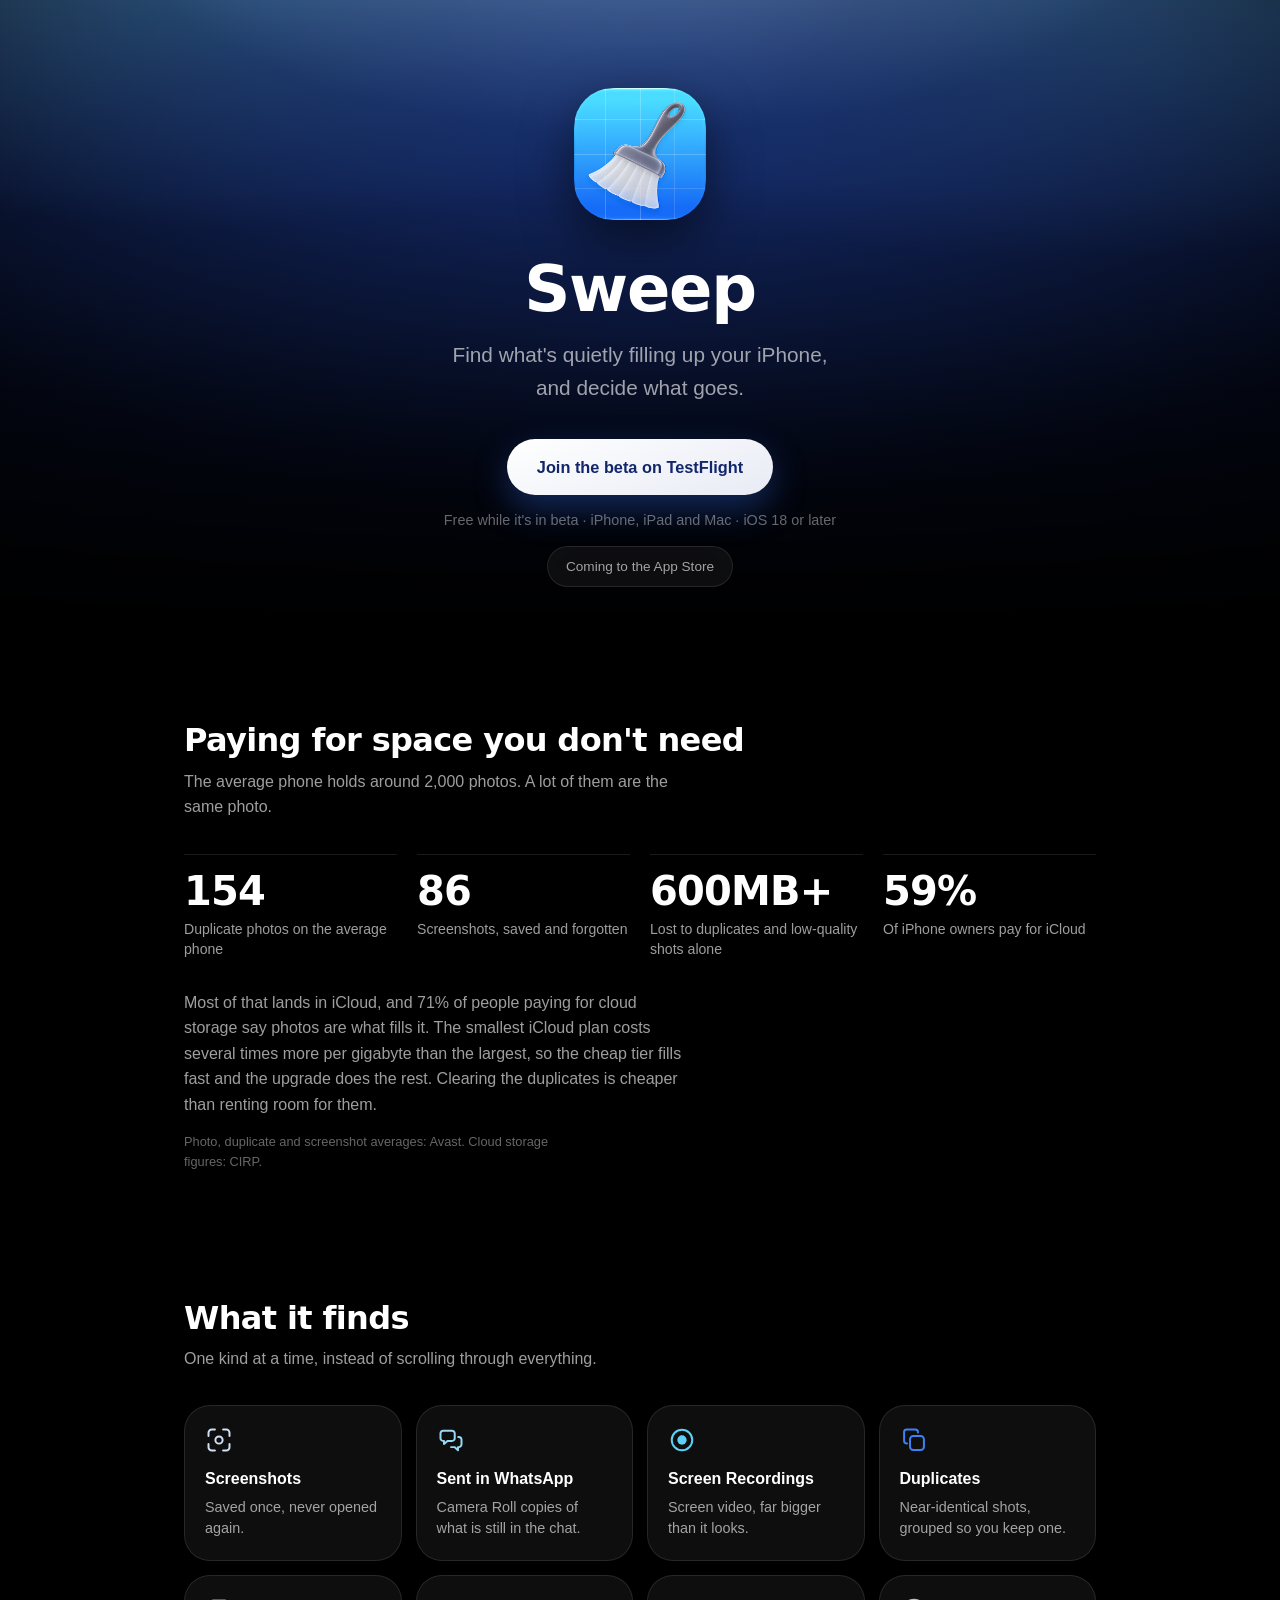
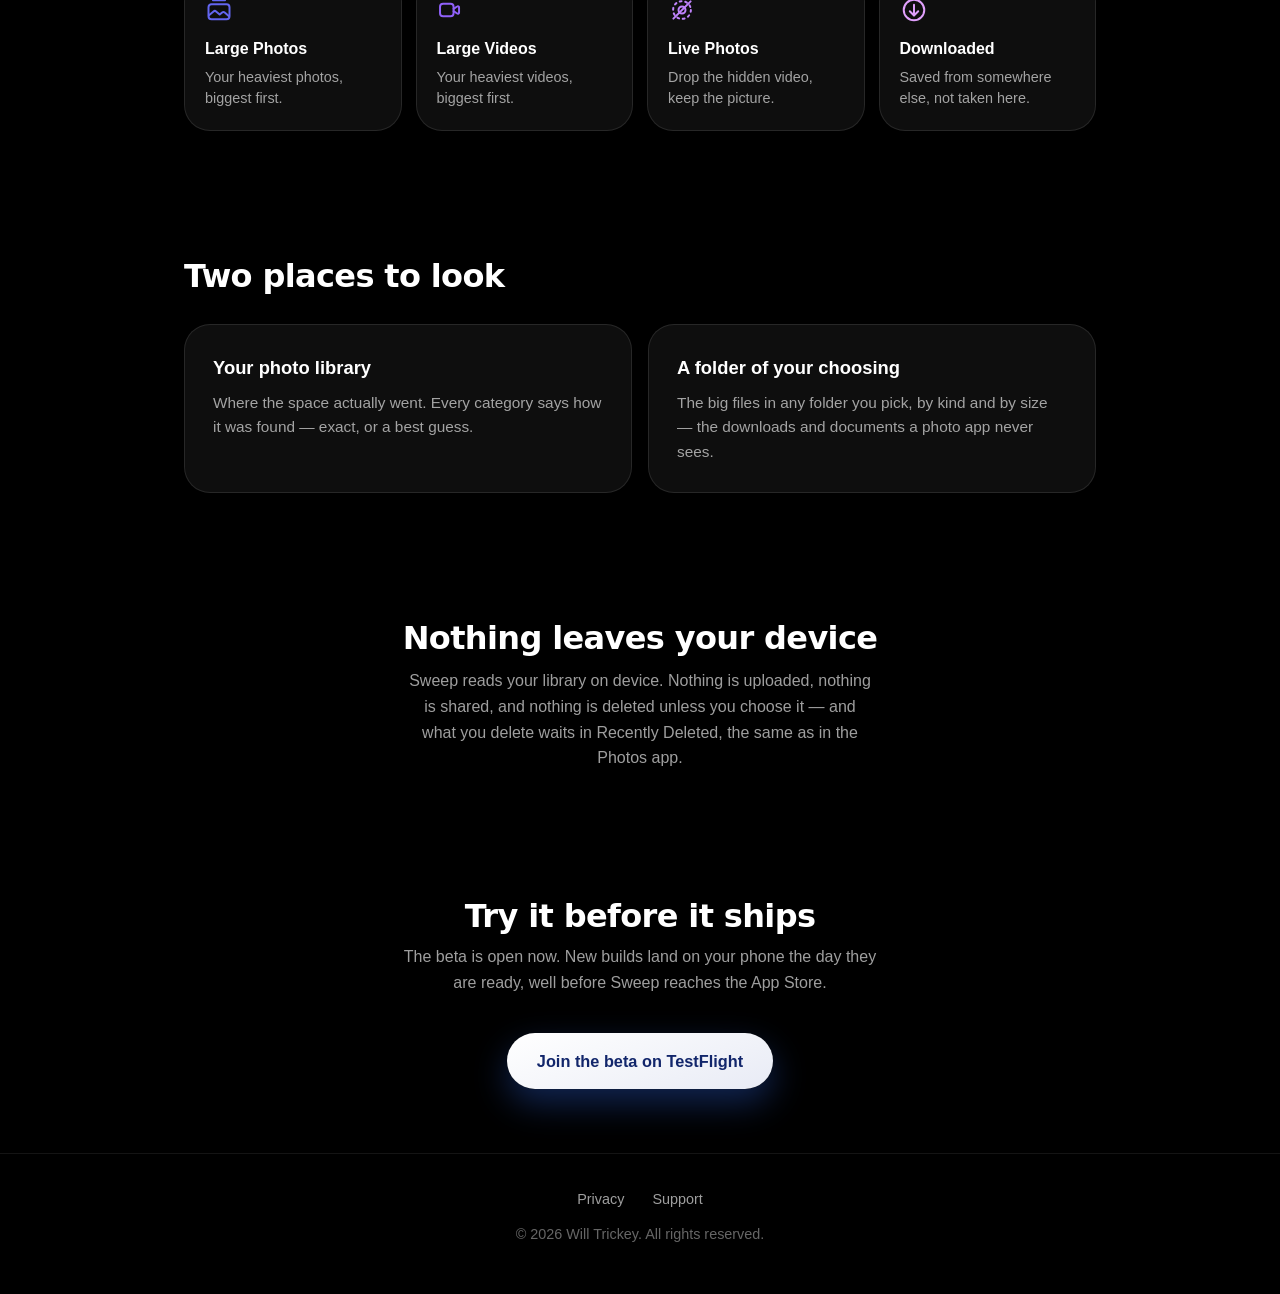
<file: index.html>
<!DOCTYPE html>
<html lang="en">
<head>
    <meta charset="UTF-8">
    <meta name="viewport" content="width=device-width, initial-scale=1.0">
    <title>Sweep — find what's filling up your iPhone</title>
    <meta name="description" content="Sweep finds the screenshots, duplicates, big videos and hidden Live Photo videos quietly filling up your iPhone. Now in beta on TestFlight. Everything happens on your device.">
    <meta name="theme-color" content="#000000">

    <meta property="og:title" content="Sweep — find what's filling up your iPhone">
    <meta property="og:description" content="Forgotten screenshots, near-duplicates, oversized video, and the video hidden inside every Live Photo. You choose what goes, and nothing leaves your device. Now in beta on TestFlight.">
    <meta property="og:type" content="website">
    <meta property="og:image" content="icon-512.png">
    <meta name="twitter:card" content="summary_large_image">

    <link rel="apple-touch-icon" href="icon-180.png">
    <link rel="icon" href="icon-180.png">
    <link rel="stylesheet" href="landing.css">
</head>
<body>

    <header class="hero">
        <!--
            One layer per band, because the drift is a transform: the compositor
            slides a finished layer instead of repainting a 760px-tall stack of
            gradients every frame. Animating the gradients' own coordinates
            (via @property) reads identically and repaints the lot each frame.
        -->
        <div class="aurora" aria-hidden="true">
            <div class="veil crown"></div>
            <div class="band-y sky-l"><div class="veil"></div></div>
            <div class="band-y sky-r"><div class="veil"></div></div>
            <div class="band-x core-x"><div class="band-y core-y"><div class="veil core"></div></div></div>
            <div class="band-x deep-x"><div class="band-y deep-y"><div class="veil deep"></div></div></div>
        </div>
        <div class="wrap">
            <img class="app-icon" src="icon-512.png" width="132" height="132"
                 alt="The Sweep app icon">

            <h1 class="display">Sweep</h1>

            <p class="lede">
                Find what's quietly filling up your iPhone, and decide what goes.
            </p>

            <div class="cta">
                <!--
                    The beta is the only place Sweep can actually be got right
                    now, so it takes the button and the App Store line steps
                    down to a status pill — it is not a link, because there is
                    nothing yet to point it at.

                    SWAP POINT — when the app is live on the App Store, Apple's
                    official "Download on the App Store" badge (from their
                    marketing guidelines, never redrawn) replaces the pill and
                    takes the primary slot; this button steps down to secondary
                    while the beta is still open, and goes when it closes.
                -->
                <a class="btn-primary" href="https://testflight.apple.com/join/EQJn4SMM">
                    Join the beta on TestFlight
                </a>
                <p class="cta-note">
                    <span>Free while it's in beta</span> ·
                    <span>iPhone, iPad and Mac</span> ·
                    <span>iOS 18 or later</span>
                </p>
                <div class="badge-soon">Coming to the App Store</div>
            </div>
        </div>
    </header>

    <main>
        <!--
            A KPI row, not a chart: a handful of headline numbers is the one
            case where the number is the form. Nothing is colour-coded — these
            are four independent figures, not series to tell apart, so the
            values wear ink and the only ornament is the rule above each.
        -->
        <section class="band">
            <div class="wrap">
                <h2 class="display">Paying for space you don't need</h2>
                <p class="intro">
                    The average phone holds around 2,000 photos. A lot of them
                    are the same photo.
                </p>

                <div class="stats">
                    <div class="stat">
                        <p class="stat__value display">154</p>
                        <p class="stat__label">Duplicate photos on the average phone</p>
                    </div>
                    <div class="stat">
                        <p class="stat__value display">86</p>
                        <p class="stat__label">Screenshots, saved and forgotten</p>
                    </div>
                    <div class="stat">
                        <p class="stat__value display">600MB+</p>
                        <p class="stat__label">Lost to duplicates and low-quality shots alone</p>
                    </div>
                    <div class="stat">
                        <p class="stat__value display">59%</p>
                        <p class="stat__label">Of iPhone owners pay for iCloud</p>
                    </div>
                </div>

                <p class="stats-note">
                    Most of that lands in iCloud, and 71% of people paying for
                    cloud storage say photos are what fills it. The smallest
                    iCloud plan costs several times more per gigabyte than the
                    largest, so the cheap tier fills fast and the upgrade does
                    the rest. Clearing the duplicates is cheaper than renting
                    room for them.
                </p>

                <p class="sources">
                    Photo, duplicate and screenshot averages: Avast.
                    Cloud storage figures: CIRP.
                </p>
            </div>
        </section>

        <section class="band">
            <div class="wrap">
                <h2 class="display">What it finds</h2>
                <p class="intro">
                    One kind at a time, instead of scrolling through everything.
                </p>

                <div class="finds">
                    <div class="find" style="color: var(--screenshots)">
                        <svg class="icon" viewBox="0 0 24 24" width="28" height="28" fill="none" stroke="currentColor" stroke-width="1.7" stroke-linecap="round" stroke-linejoin="round" aria-hidden="true"><path d="M3 8.5V5.8A2.8 2.8 0 0 1 5.8 3H8.5"/><path d="M15.5 3h2.7A2.8 2.8 0 0 1 21 5.8V8.5"/><path d="M21 15.5v2.7a2.8 2.8 0 0 1-2.8 2.8H15.5"/><path d="M8.5 21H5.8A2.8 2.8 0 0 1 3 18.2V15.5"/><circle cx="12" cy="12" r="3.1"/></svg>
                        <h3>Screenshots</h3>
                        <p>Saved once, never opened again.</p>
                    </div>

                    <div class="find" style="color: var(--whatsapp)">
                        <svg class="icon" viewBox="0 0 24 24" width="28" height="28" fill="none" stroke="currentColor" stroke-width="1.7" stroke-linecap="round" stroke-linejoin="round" aria-hidden="true"><path d="M12.8 4H5.4A2.4 2.4 0 0 0 3 6.4v4a2.4 2.4 0 0 0 2.4 2.4H6v2.7l3-2.7h3.8a2.4 2.4 0 0 0 2.4-2.4v-4A2.4 2.4 0 0 0 12.8 4Z"/><path d="M18.2 9.4h.4A2.4 2.4 0 0 1 21 11.8v3.9a2.4 2.4 0 0 1-2.4 2.4H18v2.6l-3-2.6h-3"/></svg>
                        <h3>Sent in WhatsApp</h3>
                        <p>Camera Roll copies of what is still in the chat.</p>
                    </div>

                    <div class="find" style="color: var(--recordings)">
                        <svg class="icon" viewBox="0 0 24 24" width="28" height="28" fill="none" stroke="currentColor" stroke-width="1.7" stroke-linecap="round" stroke-linejoin="round" aria-hidden="true"><circle cx="12" cy="12" r="8.8"/><circle cx="12" cy="12" r="4" fill="currentColor" stroke="none"/></svg>
                        <h3>Screen Recordings</h3>
                        <p>Screen video, far bigger than it looks.</p>
                    </div>

                    <div class="find" style="color: var(--duplicates)">
                        <svg class="icon" viewBox="0 0 24 24" width="28" height="28" fill="none" stroke="currentColor" stroke-width="1.7" stroke-linecap="round" stroke-linejoin="round" aria-hidden="true"><rect x="8.6" y="8.6" width="11.9" height="11.9" rx="2.8"/><path d="M15.4 5.6V5.2a2.2 2.2 0 0 0-2.2-2.2H5.7a2.2 2.2 0 0 0-2.2 2.2v7.5a2.2 2.2 0 0 0 2.2 2.2h.4"/></svg>
                        <h3>Duplicates</h3>
                        <p>Near-identical shots, grouped so you keep one.</p>
                    </div>

                    <div class="find" style="color: var(--large-photos)">
                        <svg class="icon" viewBox="0 0 24 24" width="28" height="28" fill="none" stroke="currentColor" stroke-width="1.7" stroke-linecap="round" stroke-linejoin="round" aria-hidden="true"><rect x="3" y="7" width="18" height="13" rx="2.6"/><path d="M3.4 16.6l3.9-3.4a1.7 1.7 0 0 1 2.2 0l3.1 2.7 2.1-1.8a1.7 1.7 0 0 1 2.2 0l3.7 3.2"/><path d="M6.8 3.6h10.4"/></svg>
                        <h3>Large Photos</h3>
                        <p>Your heaviest photos, biggest first.</p>
                    </div>

                    <div class="find" style="color: var(--large-videos)">
                        <svg class="icon" viewBox="0 0 24 24" width="28" height="28" fill="none" stroke="currentColor" stroke-width="1.7" stroke-linecap="round" stroke-linejoin="round" aria-hidden="true"><rect x="2.6" y="6.6" width="11.6" height="10.8" rx="2.6"/><path d="M14.2 11l3.1-2a1 1 0 0 1 1.6.83v4.34a1 1 0 0 1-1.6.83l-3.1-2"/></svg>
                        <h3>Large Videos</h3>
                        <p>Your heaviest videos, biggest first.</p>
                    </div>

                    <div class="find" style="color: var(--live-photos)">
                        <svg class="icon" viewBox="0 0 24 24" width="28" height="28" fill="none" stroke="currentColor" stroke-width="1.7" stroke-linecap="round" stroke-linejoin="round" aria-hidden="true"><circle cx="12" cy="12" r="3"/><circle cx="12" cy="12" r="7.6" stroke-dasharray="1.6 3.2"/><path d="M4.6 19.4L19.4 4.6"/></svg>
                        <h3>Live Photos</h3>
                        <p>Drop the hidden video, keep the picture.</p>
                    </div>

                    <div class="find" style="color: var(--downloaded)">
                        <svg class="icon" viewBox="0 0 24 24" width="28" height="28" fill="none" stroke="currentColor" stroke-width="1.7" stroke-linecap="round" stroke-linejoin="round" aria-hidden="true"><circle cx="12" cy="12" r="8.8"/><path d="M12 7.4v9.2"/><path d="M8.4 13.1L12 16.7l3.6-3.6"/></svg>
                        <h3>Downloaded</h3>
                        <p>Saved from somewhere else, not taken here.</p>
                    </div>
                </div>
            </div>
        </section>

        <section class="band">
            <div class="wrap">
                <h2 class="display">Two places to look</h2>

                <div class="pair">
                    <div class="card">
                        <h3>Your photo library</h3>
                        <p>
                            Where the space actually went. Every category
                            says how it was found — exact, or a best guess.
                        </p>
                    </div>

                    <div class="card">
                        <h3>A folder of your choosing</h3>
                        <p>
                            The big files in any folder you pick, by kind and by
                            size — the downloads and documents a photo app never
                            sees.
                        </p>
                    </div>
                </div>
            </div>
        </section>

        <section class="band">
            <div class="wrap">
                <div class="promise">
                    <h2 class="display">Nothing leaves your device</h2>
                    <p>
                        Sweep reads your library on device. Nothing is uploaded,
                        nothing is shared, and nothing is deleted unless you
                        choose it — and what you delete waits in Recently
                        Deleted, the same as in the Photos app.
                    </p>
                </div>
            </div>
        </section>
        <section class="band closing">
            <div class="wrap">
                <h2 class="display">Try it before it ships</h2>
                <p class="intro">
                    The beta is open now. New builds land on your phone the day
                    they are ready, well before Sweep reaches the App Store.
                </p>
                <a class="btn-primary" href="https://testflight.apple.com/join/EQJn4SMM">
                    Join the beta on TestFlight
                </a>
            </div>
        </section>
    </main>

    <footer>
        <div class="wrap">
            <nav>
                <a href="privacy.html">Privacy</a>
                <a href="support.html">Support</a>
            </nav>
            <p>&copy; <span id="year">2026</span> Will Trickey. All rights reserved.</p>
        </div>
    </footer>

    <script>
        document.getElementById('year').textContent = new Date().getFullYear();
    </script>
</body>
</html>
</file>
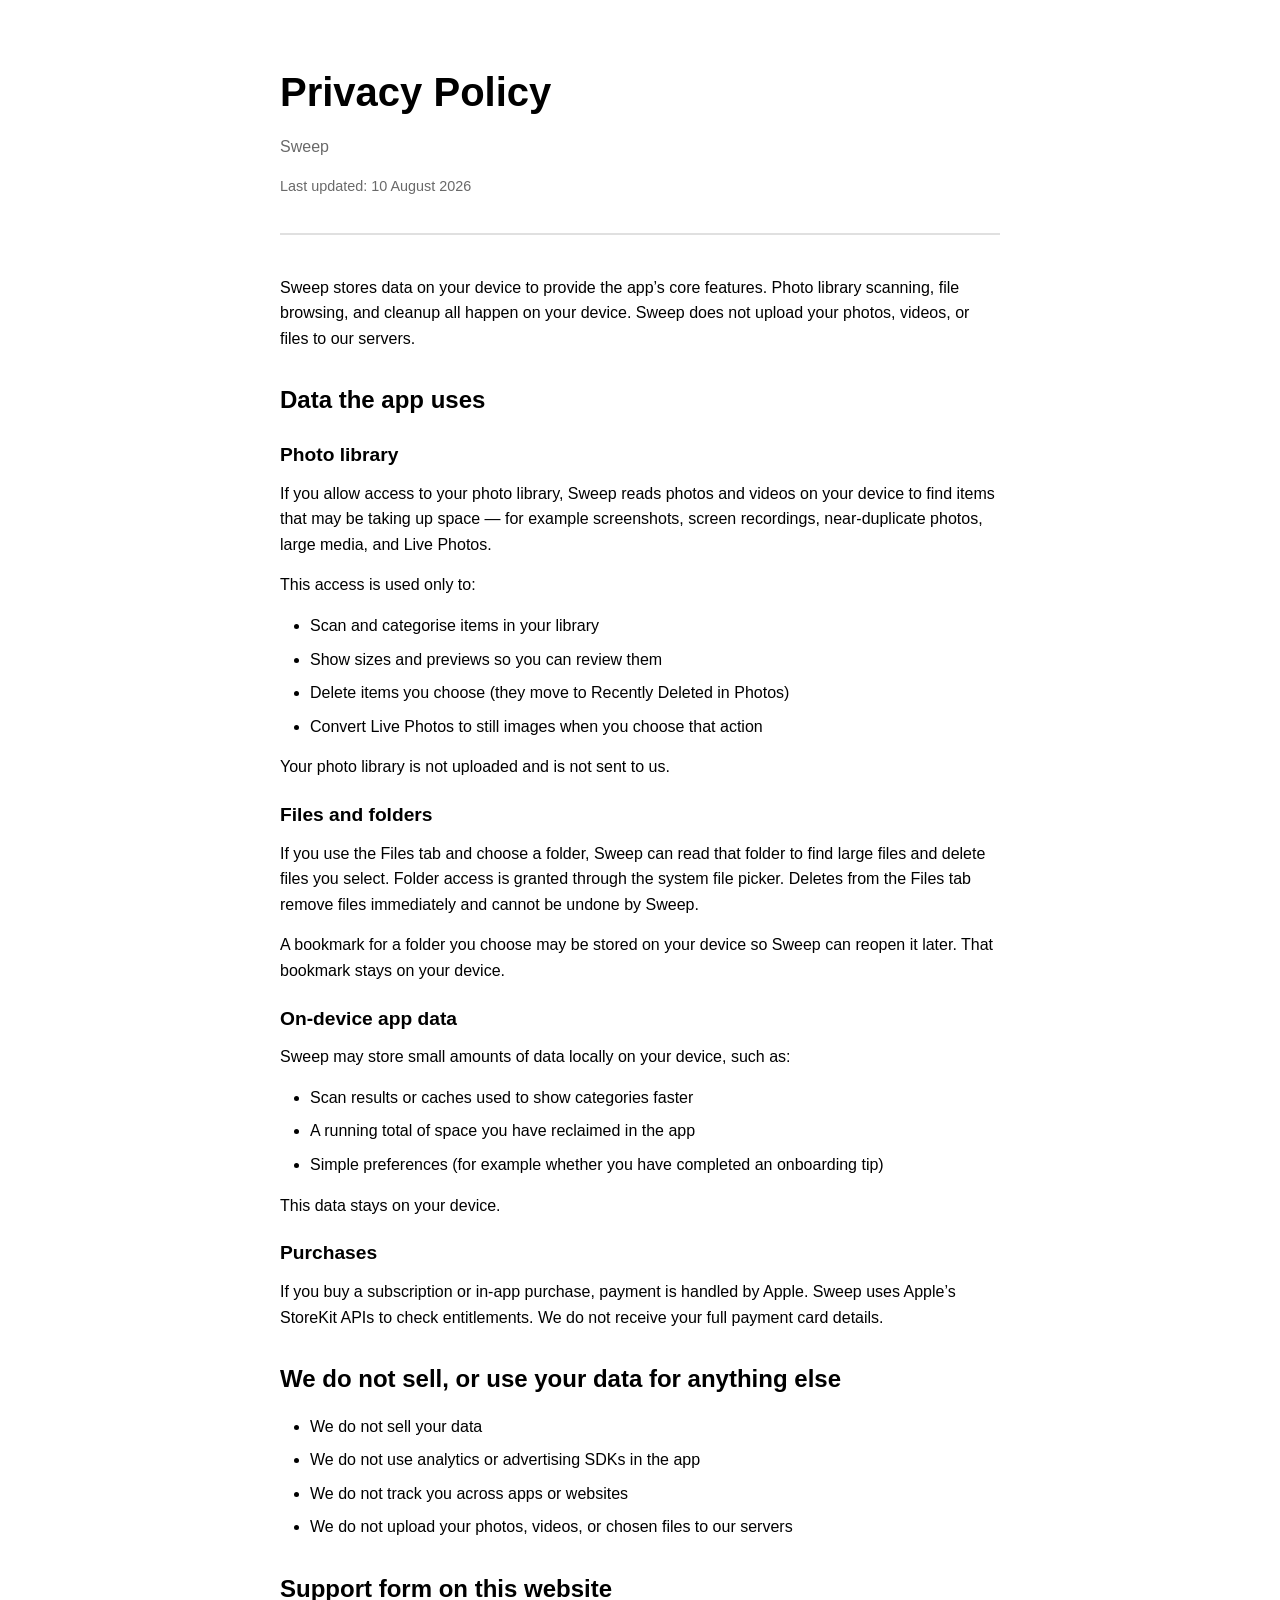
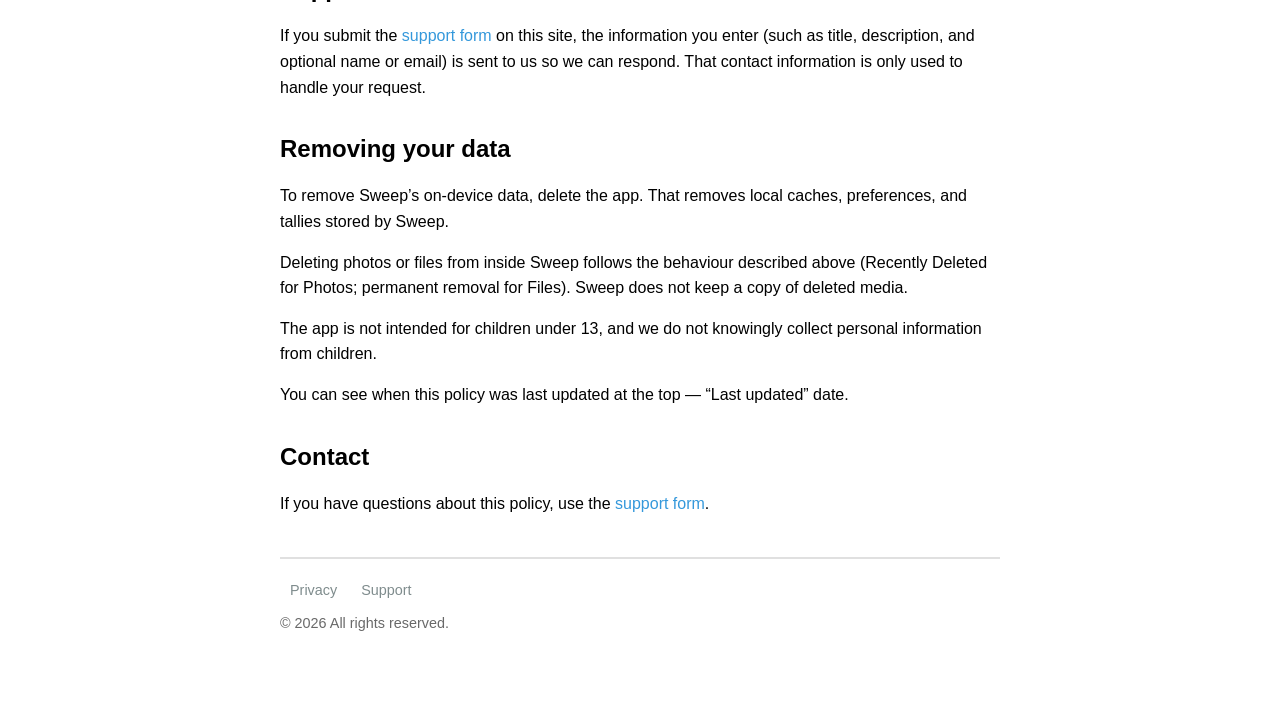
<file: privacy.html>
<!DOCTYPE html>
<html lang="en">
<head>
    <meta charset="UTF-8">
    <meta name="viewport" content="width=device-width, initial-scale=1.0">
    <title>Sweep — Privacy Policy</title>
    <link rel="stylesheet" href="styles.css">
</head>
<body>
    <div class="container">
        <header>
            <h1>Privacy Policy</h1>
            <p class="subtitle">Sweep</p>
            <p class="last-updated">Last updated: 10 August 2026</p>
        </header>

        <main>
            <section>
                <p>Sweep stores data on your device to provide the app’s core features. Photo library scanning, file browsing, and cleanup all happen on your device. Sweep does not upload your photos, videos, or files to our servers.</p>
            </section>

            <section>
                <h2>Data the app uses</h2>

                <h3>Photo library</h3>
                <p>If you allow access to your photo library, Sweep reads photos and videos on your device to find items that may be taking up space — for example screenshots, screen recordings, near-duplicate photos, large media, and Live Photos.</p>
                <p>This access is used only to:</p>
                <ul>
                    <li>Scan and categorise items in your library</li>
                    <li>Show sizes and previews so you can review them</li>
                    <li>Delete items you choose (they move to Recently Deleted in Photos)</li>
                    <li>Convert Live Photos to still images when you choose that action</li>
                </ul>
                <p>Your photo library is not uploaded and is not sent to us.</p>

                <h3>Files and folders</h3>
                <p>If you use the Files tab and choose a folder, Sweep can read that folder to find large files and delete files you select. Folder access is granted through the system file picker. Deletes from the Files tab remove files immediately and cannot be undone by Sweep.</p>
                <p>A bookmark for a folder you choose may be stored on your device so Sweep can reopen it later. That bookmark stays on your device.</p>

                <h3>On-device app data</h3>
                <p>Sweep may store small amounts of data locally on your device, such as:</p>
                <ul>
                    <li>Scan results or caches used to show categories faster</li>
                    <li>A running total of space you have reclaimed in the app</li>
                    <li>Simple preferences (for example whether you have completed an onboarding tip)</li>
                </ul>
                <p>This data stays on your device.</p>

                <h3>Purchases</h3>
                <p>If you buy a subscription or in-app purchase, payment is handled by Apple. Sweep uses Apple’s StoreKit APIs to check entitlements. We do not receive your full payment card details.</p>
            </section>

            <section>
                <h2>We do not sell, or use your data for anything else</h2>
                <ul>
                    <li>We do not sell your data</li>
                    <li>We do not use analytics or advertising SDKs in the app</li>
                    <li>We do not track you across apps or websites</li>
                    <li>We do not upload your photos, videos, or chosen files to our servers</li>
                </ul>
            </section>

            <section>
                <h2>Support form on this website</h2>
                <p>If you submit the <a href="support.html">support form</a> on this site, the information you enter (such as title, description, and optional name or email) is sent to us so we can respond. That contact information is only used to handle your request.</p>
            </section>

            <section>
                <h2>Removing your data</h2>
                <p>To remove Sweep’s on-device data, delete the app. That removes local caches, preferences, and tallies stored by Sweep.</p>
                <p>Deleting photos or files from inside Sweep follows the behaviour described above (Recently Deleted for Photos; permanent removal for Files). Sweep does not keep a copy of deleted media.</p>
                <p>The app is not intended for children under 13, and we do not knowingly collect personal information from children.</p>
                <p>You can see when this policy was last updated at the top — “Last updated” date.</p>
            </section>

            <section>
                <h2>Contact</h2>
                <p>If you have questions about this policy, use the <a href="support.html">support form</a>.</p>
            </section>
        </main>

        <footer>
            <p class="footer-nav">
                <a href="privacy.html">Privacy</a>
                <a href="support.html">Support</a>
            </p>
            <p>&copy; <span id="year"></span> All rights reserved.</p>
        </footer>
    </div>

    <script>
        document.getElementById('year').textContent = new Date().getFullYear();
    </script>
</body>
</html>
</file>
<file: landing.css>
/*
    Sweep — landing page.
    Kept apart from styles.css, which dresses the privacy and support pages.
    Those are utility documents and read as such; this is the front door.

    Everything here comes from the app's own style guide (STYLE_GUIDE.md in
    the app repository): the iridescent palette is the app icon's gradient,
    the card radius is the app's 26pt, and the hero's fade uses the same mask
    stops as IridescentBackdrop — solid, 0.9 at 40%, gone by the bottom.
*/

:root {
    /* The iridescent palette, as the app defines it. */
    --sky: 120, 217, 255;
    --silver: 232, 235, 245;
    --blue: 51, 107, 240;
    --deep: 18, 38, 107;

    /* Category tints, dark-appearance values — the app is dark only. */
    --screenshots: #CFE0F5;
    --whatsapp: #96D9F5;
    --recordings: #5CD1F5;
    --duplicates: #3B82F6;
    --large-photos: #6366F1;
    --large-videos: #9061F9;
    --live-photos: #C084FC;
    --downloaded: #E0A0FC;

    --ink: #FFFFFF;
    --ink-dim: rgba(255, 255, 255, 0.62);
    --ink-faint: rgba(255, 255, 255, 0.40);
    --card: rgba(255, 255, 255, 0.055);
    --card-edge: rgba(255, 255, 255, 0.10);
    --radius: 26px;
}

* { margin: 0; padding: 0; box-sizing: border-box; }

body {
    /* The app ships dark only, so the page does too — no light variant. */
    background: #000;
    color: var(--ink);
    font-family: -apple-system, BlinkMacSystemFont, 'Segoe UI', Roboto,
                 'Helvetica Neue', Arial, sans-serif;
    line-height: 1.6;
    -webkit-font-smoothing: antialiased;
    overflow-x: hidden;
}

/* Figures and headlines are rounded in the app; ui-rounded is the same face
   on Apple platforms and degrades to the system font everywhere else. */
.display {
    font-family: ui-rounded, 'SF Pro Rounded', system-ui, -apple-system, sans-serif;
    font-weight: 700;
    letter-spacing: -0.02em;
    line-height: 1.1;
}

.wrap { max-width: 960px; margin: 0 auto; padding: 0 24px; }

/* ---- Hero -------------------------------------------------------------- */

.hero { position: relative; padding: 88px 0 72px; text-align: center; }

/*
    The mesh gradient, approximated in layers: silver at the crown, sky either
    side of it, the icon's blue through the middle, and deep navy before the
    page's black. A real MeshGradient bends the bands; stacked radials get
    close enough at this size, and cost nothing to render.

    The drift below is IridescentSurface's, translated. In the app both interior
    rows of the mesh move in y across the full width and the centre column also
    moves in x — the note there is that holding the row ends fixed and moving
    only the centre "nails the bands in place and reads as no movement at all",
    so every band here moves bodily rather than bulging from the middle.
*/
.aurora {
    position: absolute;
    inset: -120px 0 auto 0;
    height: 760px;
    pointer-events: none;
    /* The app's own mask stops, so the colour ends as the page rather than on
       an edge. Masking the parent takes the drifting layers with it. */
    -webkit-mask-image: linear-gradient(to bottom, #000 0%, rgba(0,0,0,0.9) 40%, transparent 100%);
            mask-image: linear-gradient(to bottom, #000 0%, rgba(0,0,0,0.9) 40%, transparent 100%);
    /* Both needed now that the layers inside move. A mask repeats by default,
       so a layer drifting past the bottom edge would meet the opaque top of the
       next tile and reappear below the fade instead of ending in it. And the
       clip keeps the 20% overhang doing its job — covering the frame — without
       painting outside it. */
    -webkit-mask-repeat: no-repeat;
            mask-repeat: no-repeat;
    overflow: hidden;
}

.aurora div { position: absolute; inset: 0; }

/*
    The x-drifting bands are 140% wide, overhanging 20% each side. Translating a
    whole layer sideways is not what the mesh does — there the outer columns
    hold their x precisely so the fill always covers its frame — and a layer at
    the container's own width slid 14% leaves a dark strip down that edge. The
    overhang is what pins the frame instead: 20% of slack against 14% of travel.

    Their horizontal radii are divided by that 1.4 so the blobs keep the
    absolute width they had before the box grew — 92% of the hero is 66% of a
    box half again as wide, and 120% is 86%. The vertical radii are untouched,
    the box being no taller.

    Qualified with .aurora because the reset above is a class plus a type and
    outspecifies a bare class: as `.band-x` alone the overhang silently lost to
    `inset: 0`, and the strip down the edge came back.
*/
.aurora .band-x { inset: 0 -20%; }

/* The crown alone does not drift. Its silver is the mesh's top row, whose
   corners are pinned in the app so the fill always covers its frame — and it
   sits directly behind the app icon, where a travelling highlight would pull
   the eye off the one thing the hero is for. */
.crown  { background: radial-gradient(58% 42% at 50% 4%,  rgba(var(--silver), 0.55), transparent 70%); }
.sky-l  .veil { background: radial-gradient(70% 50% at 18% 10%, rgba(var(--sky), 0.42), transparent 72%); }
.sky-r  .veil { background: radial-gradient(70% 50% at 84% 14%, rgba(var(--sky), 0.32), transparent 72%); }
.core   { background: radial-gradient(66% 62% at 50% 34%, rgba(var(--blue), 0.50), transparent 76%); }
.deep   { background: radial-gradient(86% 80% at 50% 58%, rgba(var(--deep), 0.62), transparent 82%); }

/*
    Amplitudes are the app's, as fractions of the surface: ±0.09 in y, ±0.14 in
    x for the centre column. Percentages in a translate resolve against the
    layer's own box, so they stay proportional at any width, exactly as the
    mesh's normalised points do.

    A layer needing both axes nests, because one element has one transform: the
    outer box carries x, the inner y, each on its own clock.
*/
@keyframes drift-y {
    0%, 100% { transform: translateY(calc(var(--amp) * -1)); }
    50%      { transform: translateY(var(--amp)); }
}

@keyframes drift-x {
    0%, 100% { transform: translateX(calc(var(--amp) * -1)); }
    50%      { transform: translateX(var(--amp)); }
}

/*
    Periods are 2π/ω for the app's own frequencies — 0.41, 0.47, 0.53, 0.29,
    0.61 and 0.34 rad/s — which is what keeps them mutually prime enough that
    the surface never settles into a visible loop. The negative delays are the
    app's phase offsets: they start each band part-way through rather than
    lining every one up at the same extreme on load.

    ease-in-out is a triangle wave with softened corners, not a true sine, but
    at a 15-second period nothing in the difference is visible.
*/
.band-y, .band-x { animation-timing-function: cubic-bezier(0.45, 0, 0.55, 1); }
.band-y { --amp: 9%;  animation-name: drift-y; animation-iteration-count: infinite; }
/* 10% of a box 1.4× the hero's width is the app's 14% of the surface. */
.band-x { --amp: 10%; animation-name: drift-x; animation-iteration-count: infinite; }

.sky-l  { animation-duration: 15.3s; animation-delay:  -1.0s; }
.sky-r  { animation-duration: 13.4s; animation-delay:  -5.2s; }
.core-x { animation-duration: 21.7s; animation-delay:  -7.1s; }
.core-y { animation-duration: 11.9s; animation-delay:  -3.9s; }
.deep-x { animation-duration: 18.5s; animation-delay:  -2.2s; }
.deep-y { animation-duration: 10.3s; animation-delay:  -6.4s; }

/* Only the content is lifted above the gradient. Written as `.hero > *`
   this matched .aurora too — same specificity, later in the file — which
   dropped the absolutely-positioned gradient back into normal flow, where
   its 760px pushed the whole hero down the page. */
.hero > .wrap { position: relative; z-index: 1; }

.app-icon {
    width: 132px; height: 132px;
    border-radius: 29.5%;           /* the squircle, near enough at this size */
    box-shadow: 0 18px 50px rgba(0, 0, 0, 0.55);
    margin-bottom: 26px;
}

.hero h1 { font-size: clamp(2.6rem, 7vw, 4rem); margin-bottom: 14px; }

.lede {
    font-size: clamp(1.05rem, 2.4vw, 1.3rem);
    color: var(--ink-dim);
    max-width: 34ch;
    margin: 0 auto 34px;
}

/* ---- Call to action ---------------------------------------------------- */

.cta { display: flex; flex-direction: column; align-items: center; gap: 14px; }

/*
    The one thing on the page to press, so it is the one solid shape: light on
    a dark hero is the strongest contrast the palette has, and the glass pills
    everywhere else read as surface next to it rather than competing.

    No TestFlight logo on it. That mark is Apple's, from the same marketing
    guidelines as the App Store badge below, and redrawing Apple's artwork is
    exactly what the pill under it refuses to do — the words carry it.
*/
.btn-primary {
    display: inline-flex; align-items: center;
    padding: 15px 30px;
    border-radius: 999px;
    background: linear-gradient(160deg, #FFFFFF, rgb(var(--silver)));
    color: rgb(var(--deep));
    font-size: 1.02rem; font-weight: 600;
    text-decoration: none;
    /* The glow is the icon's blue, so the button sits in the hero's gradient
       rather than on top of it. */
    box-shadow: 0 14px 34px rgba(var(--blue), 0.34);
    transition: transform 0.2s ease, box-shadow 0.2s ease;
}

.btn-primary:hover {
    transform: translateY(-2px);
    box-shadow: 0 18px 44px rgba(var(--sky), 0.36);
}

.btn-primary:active { transform: translateY(0); }

/*
    Status, not a call to action — it lost the button's weight when the beta
    took the primary slot, and it is a div rather than a link because there is
    no listing to open yet.

    Still deliberately not Apple's "Download on the App Store" badge: that
    artwork is Apple's, comes from their marketing guidelines, and shouldn't be
    redrawn. When the app is live, swap this element for the official badge
    linking to the listing.
*/
.badge-soon {
    display: inline-flex; align-items: center;
    padding: 9px 18px;
    border-radius: 999px;
    background: rgba(255, 255, 255, 0.05);
    border: 1px solid var(--card-edge);
    font-size: 0.85rem; font-weight: 500;
    color: var(--ink-dim);
    backdrop-filter: blur(20px); -webkit-backdrop-filter: blur(20px);
}

.cta-note { font-size: 0.9rem; color: var(--ink-faint); }

/* The line runs to two on a phone. Held together at the phrases, it breaks
   after a separator rather than through the middle of "iOS 18 or later". */
.cta-note span { white-space: nowrap; }

/* ---- Sections ---------------------------------------------------------- */

section.band { padding: 64px 0; }

h2 {
    font-size: clamp(1.5rem, 3.4vw, 2rem);
    margin-bottom: 10px;
}

.band > .wrap > p.intro {
    color: var(--ink-dim);
    max-width: 56ch;
    margin-bottom: 34px;
}

/* ---- Stat row ----------------------------------------------------------- */

/*
    A KPI row: four headline numbers, which is the case where the number is
    the form rather than something to plot. Uncarded on purpose — the tiles
    below are cards, and a second card style here would set the figures at the
    same weight as the feature list. A rule above each column gives the
    structure a card would have, without the surface.
*/
.stats {
    display: grid;
    grid-template-columns: repeat(auto-fit, minmax(150px, 1fr));
    gap: 14px 20px;
}

.stat {
    border-top: 1px solid var(--card-edge);
    padding-top: 14px;
}

/*
    Nothing here is colour-coded. These are four independent figures rather
    than series to be told apart, so there is no identity for a hue to carry —
    the values wear ink like the rest of the page's text.

    Rounded, because the app sets its figures in the rounded face and this is
    the same face the headings already use — the brand's own sans, not a
    display cut brought in to decorate a number.

    No tabular-nums: equal-width digits are for columns that align vertically,
    and at this size they leave a number like 154 looking gappy.
*/
.stat__value {
    font-size: clamp(1.9rem, 4.6vw, 2.5rem);
    line-height: 1.1;
    letter-spacing: -0.02em;
    margin-bottom: 6px;
}

.stat__label {
    font-size: 0.88rem;
    color: var(--ink-dim);
    line-height: 1.45;
}

.stats-note {
    color: var(--ink-dim);
    max-width: 56ch;
    margin-top: 30px;
}

/* Named because the numbers are someone else's work, and a page that makes a
   point of saying how it knows things should say where these came from. */
.sources {
    margin-top: 14px;
    font-size: 0.8rem;
    color: var(--ink-faint);
    max-width: 56ch;
}

/* ---- Category grid ----------------------------------------------------- */

.finds {
    display: grid;
    grid-template-columns: repeat(auto-fit, minmax(210px, 1fr));
    gap: 14px;
}

.find {
    background: var(--card);
    border: 1px solid var(--card-edge);
    border-radius: var(--radius);
    padding: 20px;
    backdrop-filter: blur(20px); -webkit-backdrop-filter: blur(20px);
}

/* The glyph carries the category's own colour, exactly as the tile's does in
   the app — but the name is always there too, so nothing depends on colour
   alone. Drawn as inline SVG rather than set in SF Symbols, which are
   licensed for Apple-platform UI and cannot be shipped on a web page. */
.find .icon {
    display: block;
    margin-bottom: 12px;
    /* No glow. A stroked glyph blooms into itself and loses its own shape —
       the swatch it replaced could carry one because it had no detail to
       lose. */
}

.find h3 { font-size: 1rem; margin-bottom: 5px; color: var(--ink); }
.find p  { font-size: 0.9rem; color: var(--ink-dim); line-height: 1.5; }

/* ---- Two-up feature cards ---------------------------------------------- */

/* This band's heading runs straight into the cards — it lost the intro
   paragraph that used to hold them apart, so the gap lives here instead.
   Collapses with the intro's own margin if a band ever regains one. */
.pair {
    margin-top: 30px;
    display: grid;
    grid-template-columns: repeat(auto-fit, minmax(280px, 1fr));
    gap: 16px;
}

.card {
    background: var(--card);
    border: 1px solid var(--card-edge);
    border-radius: var(--radius);
    padding: 28px;
    backdrop-filter: blur(20px); -webkit-backdrop-filter: blur(20px);
}

.card h3 { font-size: 1.15rem; margin-bottom: 8px; }
.card p  { color: var(--ink-dim); font-size: 0.96rem; }

/* ---- Closing call to action -------------------------------------------- */

/* The hero's button is several screens away by the time anyone reaches the
   bottom, and scrolling back up to it is a thing people don't do. Centred,
   unlike the other bands, because it is one line and a button rather than
   something to read. */
.closing { text-align: center; }
.closing .intro { margin-left: auto; margin-right: auto; }
.closing .btn-primary { margin-top: 4px; }

/* ---- Privacy note ------------------------------------------------------ */

/* Not a card. The promise is the page speaking plainly rather than another
   panel of features, and the glass it used to sit in put it on a level with
   the tiles above — which is exactly the wrong level for the one claim the
   reader is being asked to take on trust. The band's own padding gives it the
   room the card's inset used to. */
.promise { text-align: center; }

.promise h2 { margin-bottom: 12px; }
.promise p { color: var(--ink-dim); max-width: 52ch; margin: 0 auto; }

/* ---- Footer ------------------------------------------------------------ */

footer {
    border-top: 1px solid rgba(255, 255, 255, 0.08);
    padding: 34px 0 48px;
    text-align: center;
    font-size: 0.9rem;
    color: var(--ink-faint);
}

footer nav { margin-bottom: 12px; }

footer a {
    color: var(--ink-dim);
    text-decoration: none;
    margin: 0 12px;
    border-bottom: 1px solid transparent;
    transition: color 0.2s ease, border-color 0.2s ease;
}

footer a:hover { color: var(--ink); border-bottom-color: var(--card-edge); }

/* Focus is visible for anyone driving the page from a keyboard. */
a:focus-visible {
    outline: 2px solid var(--recordings);
    outline-offset: 3px;
    border-radius: 4px;
}

/*
    The app pauses every animation under Reduce Motion, and forces elapsed time
    to zero rather than freezing a frame, so a surface holds one settled shape
    instead of an arbitrary one. Dropping the animation does the same thing here
    for free: sin(0) is no offset, and an untransformed layer is no offset, so
    the drift resolves to the same settled mesh either way.
*/
@media (prefers-reduced-motion: reduce) {
    * { animation: none !important; transition: none !important; }
}

/* ---- Narrow screens ----------------------------------------------------- */

/*
    Two up, because that is what the app's own dashboard does on an iPhone —
    an adaptive grid with a 160pt minimum, which lands on two columns. Stacked
    one per card the section ran to four screens and stopped reading as a grid
    at all.
*/
@media (max-width: 560px) {
    .finds { grid-template-columns: repeat(2, 1fr); gap: 10px; }
    .find { padding: 16px; border-radius: 20px; }
    .find .icon { width: 24px; height: 24px; margin-bottom: 10px; }
    .find h3 { font-size: 0.94rem; }
    .find p { font-size: 0.82rem; line-height: 1.45; }
    .hero { padding: 64px 0 56px; }
    section.band { padding: 48px 0; }
    .promise { padding: 32px 22px; }
}
</file>
<file: styles.css>
* {
    margin: 0;
    padding: 0;
    box-sizing: border-box;
}

body {
    font-family: -apple-system, BlinkMacSystemFont, 'Segoe UI', Roboto, 'Helvetica Neue', Arial, sans-serif;
    line-height: 1.6;
    color: #000000;
    background-color: #FFFFFF;
    padding: 20px;
}

.container {
    max-width: 800px;
    margin: 0 auto;
    padding: 40px;
}

header {
    margin-bottom: 40px;
    padding-bottom: 20px;
    border-bottom: 2px solid #e0e0e0;
}

h1 {
    color: #000000;
    margin-bottom: 10px;
    font-size: 2.5em;
}

.last-updated {
    color: #696969;
    font-size: 0.9em;
}

main {
    margin-bottom: 40px;
}

section {
    margin-bottom: 30px;
}

h2 {
    color: #000000;
    margin-top: 30px;
    margin-bottom: 15px;
    font-size: 1.5em;
}

h3 {
    color: #000000;
    margin-top: 20px;
    margin-bottom: 10px;
    font-size: 1.2em;
}

p {
    margin-bottom: 15px;
    text-align: left;
}

ul, ol {
    margin-left: 30px;
    margin-bottom: 15px;
}

li {
    margin-bottom: 8px;
}

footer {
    margin-top: 40px;
    padding-top: 20px;
    border-top: 2px solid #e0e0e0;
    text-align: center;
    color: #696969;
    font-size: 0.9em;
}

a {
    color: #3498db;
    text-decoration: none;
}

a:hover {
    text-decoration: underline;
}

.subtitle {
    color: #696969;
    font-size: 1em;
    margin-top: 10px;
    text-align: left;
}

/* Form Styles */
form {
    margin-top: 20px;
}

.form-group {
    margin-bottom: 25px;
}

label {
    display: block;
    margin-bottom: 8px;
    color: #696969;
    font-weight: 500;
    font-size: 0.95em;
}

.required {
    color: #e74c3c;
}

.optional {
    color: #696969;
    font-weight: normal;
}

input[type="text"],
input[type="email"],
textarea {
    width: 100%;
    padding: 12px;
    border: 1px solid #ddd;
    border-radius: 4px;
    font-family: inherit;
    font-size: 1em;
    transition: border-color 0.3s ease;
}

input[type="text"]:focus,
input[type="email"]:focus,
textarea:focus {
    outline: none;
    border-color: #3498db;
    box-shadow: 0 0 0 3px rgba(52, 152, 219, 0.1);
}

textarea {
    resize: vertical;
    min-height: 120px;
}

.form-hint {
    display: block;
    margin-top: 5px;
    color: #696969;
    font-size: 0.85em;
}

.submit-btn {
    background-color: #696969;
    color: white;
    padding: 12px 30px;
    border: none;
    border-radius: 4px;
    font-size: 1em;
    font-weight: 500;
    cursor: pointer;
    transition: background-color 0.3s ease;
}

.submit-btn:hover {
    background-color: #333333;
}

.submit-btn:active {
    transform: translateY(1px);
}

.submit-btn:disabled {
    background-color: #95a5a6;
    cursor: not-allowed;
    opacity: 0.7;
}

.form-message {
    margin-top: 20px;
    padding: 12px 16px;
    border-radius: 4px;
    font-size: 0.95em;
}

.form-message.success {
    background-color: #d4edda;
    color: #155724;
    border: 1px solid #c3e6cb;
}

.form-message.error {
    background-color: #f8d7da;
    color: #721c24;
    border: 1px solid #f5c6cb;
}

.footer-nav {
    margin-bottom: 10px;
}

.footer-nav a {
    margin: 0 10px;
    color: #7f8c8d;
}

.footer-nav a:hover {
    color: #3498db;
}

/* Dark mode support */
@media (prefers-color-scheme: dark) {
    body {
        background-color: #1a1a1a;
        color: #e0e0e0;
    }

    h1, h2, h3 {
        color: #ffffff;
    }

    .last-updated,
    .subtitle,
    footer,
    label,
    .optional,
    .form-hint {
        color: #a0a0a0;
    }

    header {
        border-bottom-color: #404040;
    }

    footer {
        border-top-color: #404040;
    }

    a {
        color: #5dade2;
    }

    a:hover {
        color: #85c1e9;
    }

    input[type="text"],
    input[type="email"],
    textarea {
        background-color: #2a2a2a;
        border-color: #404040;
        color: #e0e0e0;
    }

    input[type="text"]:focus,
    input[type="email"]:focus,
    textarea:focus {
        border-color: #5dade2;
        box-shadow: 0 0 0 3px rgba(93, 173, 226, 0.2);
    }

    .submit-btn {
        background-color: #5dade2;
        color: #1a1a1a;
    }

    .submit-btn:hover {
        background-color: #85c1e9;
    }

    .submit-btn:disabled {
        background-color: #404040;
        color: #808080;
    }

    .form-message.success {
        background-color: #1e4d2e;
        color: #90ee90;
        border-color: #2d5a3d;
    }

    .form-message.error {
        background-color: #4d1e1e;
        color: #ff6b6b;
        border-color: #5a2d2d;
    }

    .footer-nav a {
        color: #a0a0a0;
    }

    .footer-nav a:hover {
        color: #5dade2;
    }
}

@media (max-width: 600px) {
    .container {
        padding: 20px;
    }
    
    h1 {
        font-size: 2em;
    }
    
    body {
        padding: 10px;
    }
    
    .footer-nav a {
        display: inline-block;
        margin: 5px 10px;
    }
}
</file>
